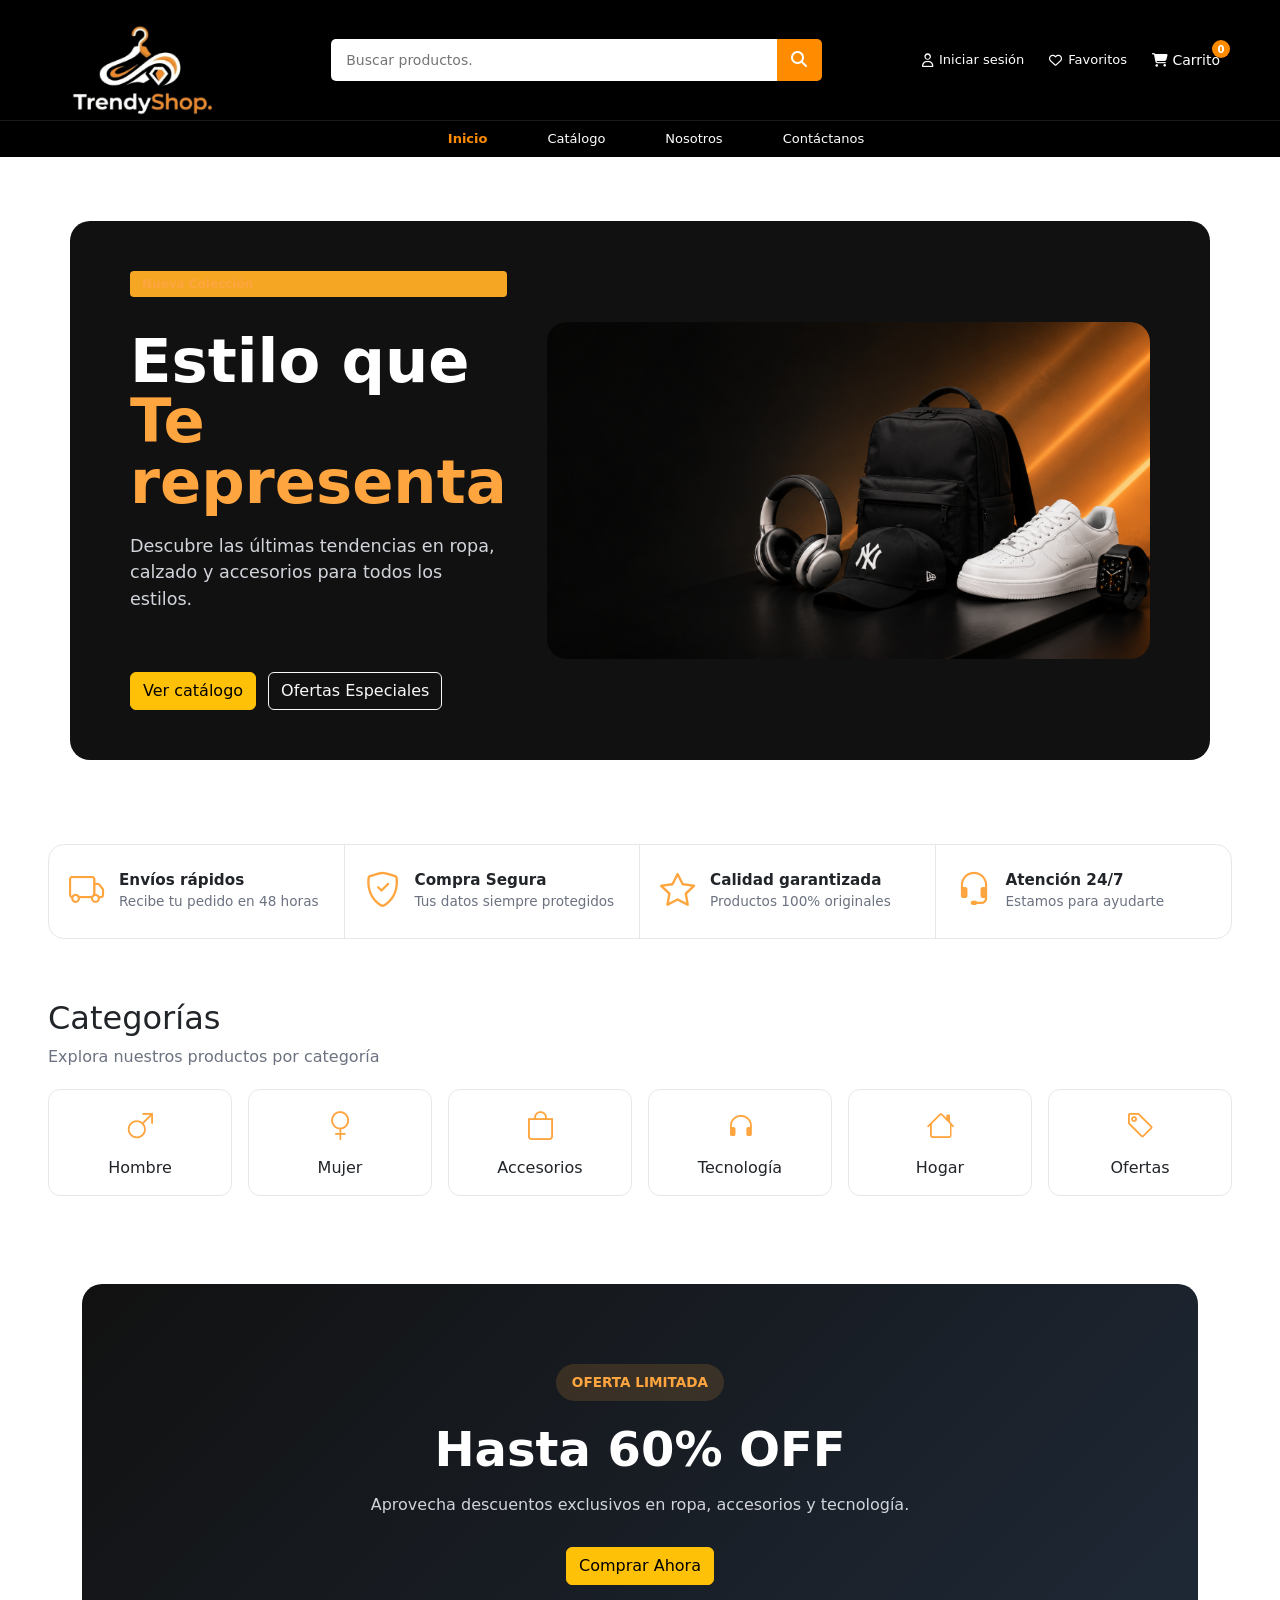
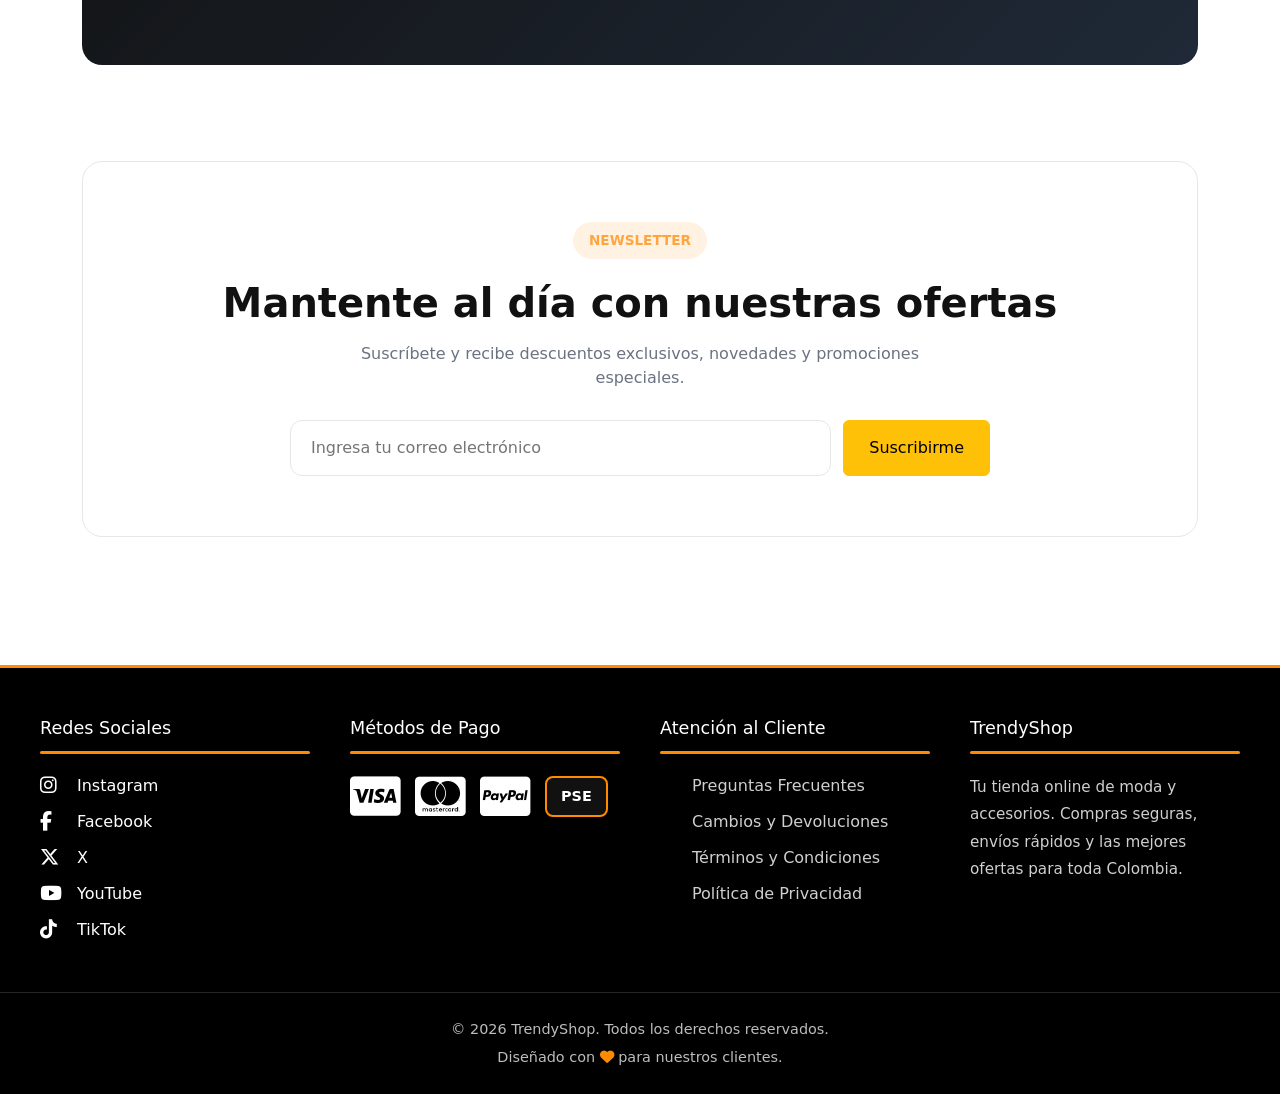
<file: index.html>
<!DOCTYPE html>
<html lang="es">

<head>
    <meta charset="UTF-8">
    <meta name="viewport" content="width=device-width, initial-scale=1.0">
    <title>Trendy Shop - Inicio</title>
    <link rel="stylesheet" href="../css/style.css">
    <link rel="stylesheet" href="https://cdnjs.cloudflare.com/ajax/libs/font-awesome/6.7.2/css/all.min.css">
    <link rel="preconnect" href="https://fonts.googleapis.com">
    <link rel="preconnect" href="https://fonts.gstatic.com" crossorigin>
    <link href="https://fonts.googleapis.com/css2?family=Poppins:wght@300;400;500;600;700&display=swap"
        rel="stylesheet">
    <link rel="icon" type="image/png" href="../img/logo.png">
    <link href="https://cdn.jsdelivr.net/npm/bootstrap@5.3.8/dist/css/bootstrap.min.css" rel="stylesheet"
        integrity="sha384-sRIl4kxILFvY47J16cr9ZwB07vP4J8+LH7qKQnuqkuIAvNWLzeN8tE5YBujZqJLB" crossorigin="anonymous">
    <link rel="stylesheet" href="https://cdn.jsdelivr.net/npm/bootstrap-icons@1.13.1/font/bootstrap-icons.min.css">
</head>

<body>
    <!------------------------------ NavBar ------------------------------>
    <header>
        <div class="top-header">

            <div class="logo">
                <a href="../index.html">
                    <img src="../img/logo.png" alt="TrendyShop">
                </a>
            </div>

            <div class="inputBuscar">
                <input type="text" placeholder="Buscar productos.">
                <button>
                    <i class="fas fa-search"></i>
                </button>
            </div>

            <div class="iniciarSesion">
                <a href="">
                    <i class="far fa-user"></i>
                    <span>Iniciar sesión</span>
                </a>

                <a href="">
                    <i class="far fa-heart"></i>
                    <span>Favoritos</span>
                </a>

                <div class="desplegableCarrito">
                    <button class="carrito-btn">
                        <i class="fas fa-shopping-cart"></i>
                        <span>Carrito</span>
                        <span class="cuentaCarrito">0</span>
                    </button>

                    <div class="carrito-dropdown">
                        <h4>Tu carrito</h4>
                        <div id="carrito-items"></div>
                        <div class="carrito-total">
                            <strong>Total:</strong> $<span id="carrito-total">0</span>
                        </div>
                    </div>
                </div>
            </div>

        </div>

        <nav>
            <ul>
                <li><a href="../index.html" class="activo">Inicio</a></li>
                <li><a href="../catalogo/index.html">Catálogo</a></li>
                <li><a href="../quienes-somos/index.html">Nosotros</a></li>
                <li><a href="../contactanos/index.html">Contáctanos</a></li>
            </ul>
        </nav>
    </header>


    <!-- =========================
         HERO
    ========================== -->
    <section id="hero" class="container-xl mt-4">

        <div class="hero-container">
            <div class="hero-content">

                <span class="hero-badge">
                    Nueva Colección
                </span>

                <h1>
                    Estilo que
                    <span>Te representa</span>
                </h1>

                <p>
                    Descubre las últimas tendencias en ropa,
                    calzado y accesorios para todos los estilos.
                </p>

                <div class="hero-buttons">
                    <a href="../catalogo/index.html" class="btn btn-warning">
                        Ver catálogo
                    </a>

                    <a href="../catalogo/index.html" class="btn btn-outline-light">
                        Ofertas Especiales
                    </a>
                </div>

            </div>

            <div class="hero-image">
                <img src="assets/images/hero/hero.png" alt="Moda">
            </div>

        </div>

    </section>

    <!-- =========================
         BENEFICIOS
    ========================== -->
    <section id="beneficios" class="container-fluid px-5 mt-4">

        <div class="beneficios-container">

            <div class="beneficio-item">
                <i class="bi bi-truck"></i>

                <div>
                    <h6>Envíos rápidos</h6>
                    <p>Recibe tu pedido en 48 horas</p>
                </div>
            </div>

            <div class="beneficio-item">
                <i class="bi bi-shield-check"></i>

                <div>
                    <h6>Compra Segura</h6>
                    <p>Tus datos siempre protegidos</p>
                </div>
            </div>

            <div class="beneficio-item">
                <i class="bi bi-star"></i>

                <div>
                    <h6>Calidad garantizada</h6>
                    <p>Productos 100% originales</p>
                </div>
            </div>

            <div class="beneficio-item">
                <i class="bi bi-headset"></i>

                <div>
                    <h6>Atención 24/7</h6>
                    <p>Estamos para ayudarte</p>
                </div>
            </div>

        </div>

    </section>

    <!-- =========================
         CATEGORÍAS
    ========================== -->
    <section id="categorias" class="container-fluid px-5">

        <div class="section-header">
            <h2>Categorías</h2>
            <p>Explora nuestros productos por categoría</p>
        </div>

        <div class="categorias-grid">

            <div class="categoria-card" onclick="irCategoria('hombre')">
                <i class="bi bi-gender-male"></i>
                <span>Hombre</span>
            </div>

            <div class="categoria-card" onclick="irCategoria('mujer')">
                <i class="bi bi-gender-female"></i>
                <span>Mujer</span>
            </div>

            <div class="categoria-card" onclick="irCategoria('accesorios')">
                <i class="bi bi-bag"></i>
                <span>Accesorios</span>
            </div>

            <div class="categoria-card" onclick="irCategoria('tecnologia')">
                <i class="bi bi-headphones"></i>
                <span>Tecnología</span>
            </div>

            <div class="categoria-card" onclick="irCategoria('hogar')">
                <i class="bi bi-house"></i>
                <span>Hogar</span>
            </div>

            <div class="categoria-card" onclick="irCategoria('ofertas')">
                <i class="bi bi-tag"></i>
                <span>Ofertas</span>
            </div>

        </div>

    </section>

    <!-- =========================
         PROMOCIÓN
    ========================== -->
    <section id="promocion" class="container py-5">

        <div class="promo-banner">

            <div class="promo-content">

                <span class="promo-badge">
                    OFERTA LIMITADA
                </span>

                <h2>Hasta 60% OFF</h2>

                <p>
                    Aprovecha descuentos exclusivos en ropa,
                    accesorios y tecnología.
                </p>

                <button class="btn btn-warning">
                    Comprar Ahora
                </button>

            </div>

        </div>

    </section>

    <!-- =========================
         NEWSLETTER
    ========================== -->
    <section id="newsletter" class="container py-5">

        <div class="newsletter-container">

            <div class="newsletter-content">

                <span class="newsletter-badge">
                    NEWSLETTER
                </span>

                <h2>
                    Mantente al día con nuestras ofertas
                </h2>

                <p>
                    Suscríbete y recibe descuentos exclusivos,
                    novedades y promociones especiales.
                </p>

            </div>

            <form class="newsletter-form">

                <input type="email" placeholder="Ingresa tu correo electrónico" required>

                <button type="submit" class="btn btn-warning">
                    Suscribirme
                </button>

            </form>

        </div>

    </section>

    <!------------------------------ Footer ------------------------------>
    <footer class="footer">
        <div class="contenedorFooter">
            <div class="seccionFooter">
                <h3>Redes Sociales</h3>

                <div class="lineaDecorativa"></div>

                <div class="redesSociales">
                    <a href=""><i class="fab fa-instagram"></i> Instagram</a>
                    <a href=""><i class="fab fa-facebook-f"></i> Facebook</a>
                    <a href=""><i class="fab fa-x-twitter"></i> X</a>
                    <a href=""><i class="fab fa-youtube"></i> YouTube</a>
                    <a href=""><i class="fab fa-tiktok"></i> TikTok</a>
                </div>
            </div>

            <div class="seccionFooter">
                <h3>Métodos de Pago</h3>

                <div class="lineaDecorativa"></div>

                <div class="metodosPago">
                    <i class="fab fa-cc-visa"></i>
                    <i class="fab fa-cc-mastercard"></i>
                    <i class="fab fa-cc-paypal"></i>
                    <div class="PSE">PSE</div>
                </div>
            </div>

            <div class="seccionFooter">
                <h3>Atención al Cliente</h3>

                <div class="lineaDecorativa"></div>

                <ul>
                    <li><a href="">Preguntas Frecuentes</a></li>
                    <li><a href="">Cambios y Devoluciones</a></li>
                    <li><a href="">Términos y Condiciones</a></li>
                    <li><a href="">Política de Privacidad</a></li>
                </ul>
            </div>

            <div class="seccionFooter">
                <h3>TrendyShop</h3>
                <div class="lineaDecorativa"></div>
                <p>
                    Tu tienda online de moda y accesorios.
                    Compras seguras, envíos rápidos y las mejores ofertas para toda Colombia.
                </p>
            </div>
        </div>

        <div class="footerInferior">
            <p>
                © 2026 TrendyShop. Todos los derechos reservados.
            </p>

            <p>
                Diseñado con <i class="fas fa-heart"></i> para nuestros clientes.
            </p>
        </div>

    </footer>
    <script src="js/app.js"></script>
    <script src="../js/carrito.js"></script>
    <script src="https://cdn.jsdelivr.net/npm/bootstrap@5.3.7/dist/js/bootstrap.bundle.min.js"></script>
</body>

</html>
</file>
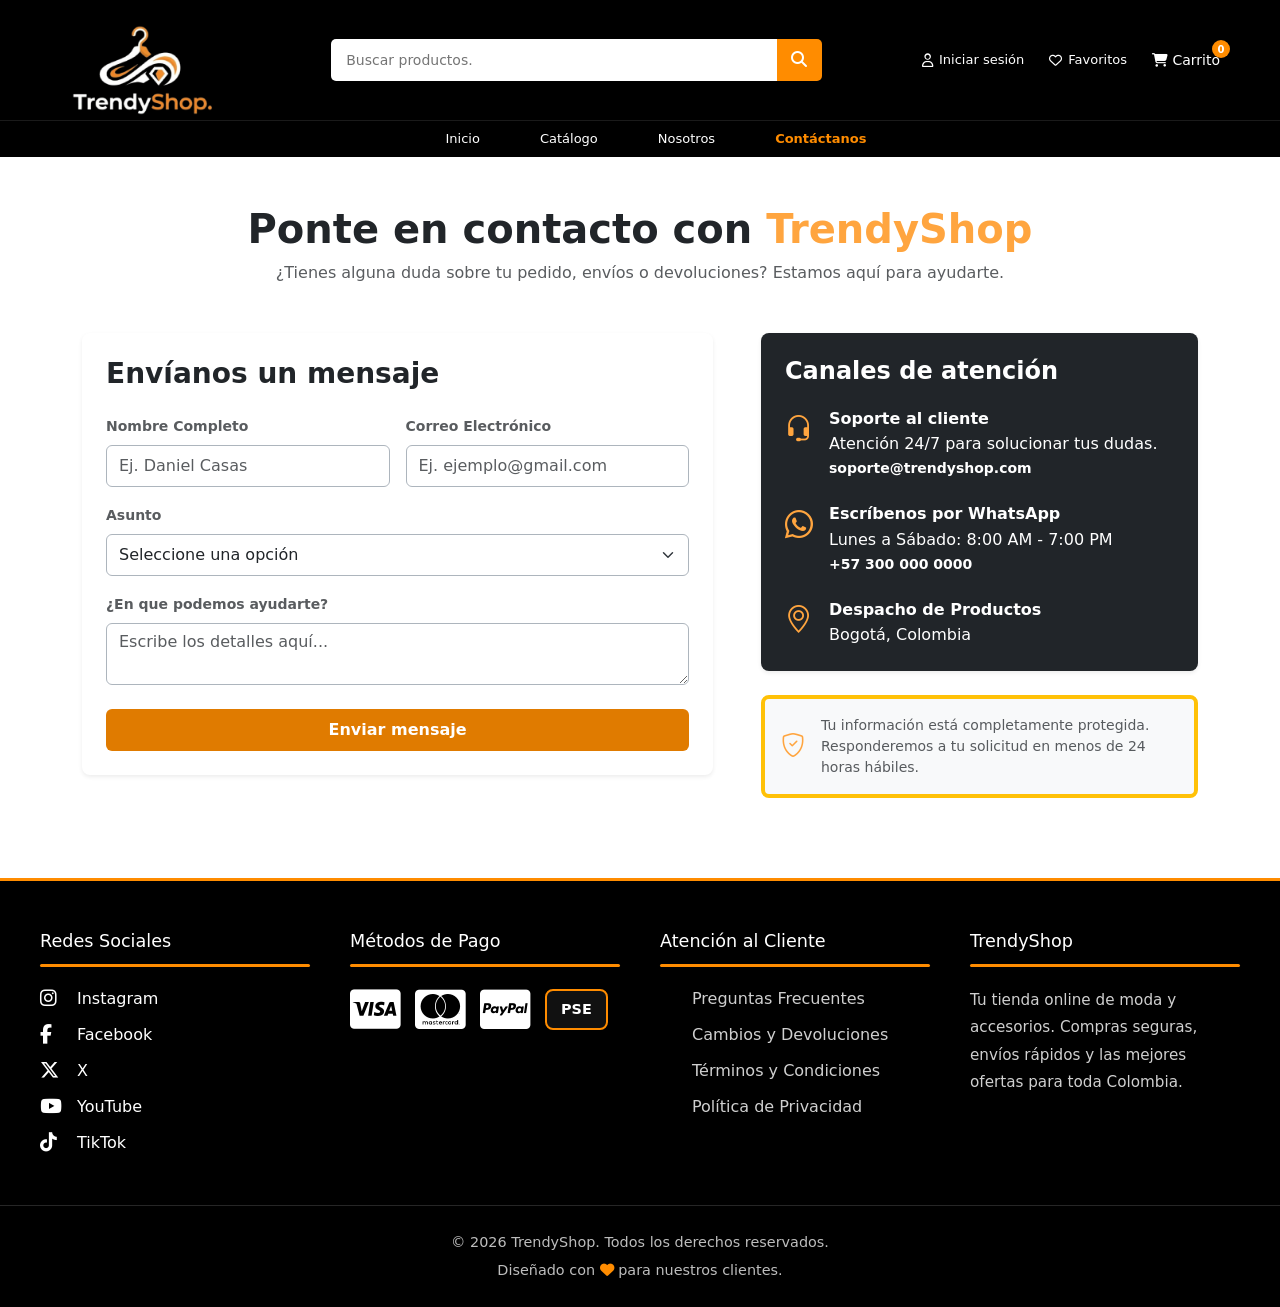
<file: contactanos/index.html>
<!DOCTYPE html>
<html lang="es">

<head>
    <meta charset="UTF-8">
    <meta name="viewport" content="width=device-width, initial-scale=1.0">
    <title>Trendy Shop - Contáctanos</title>
    <link rel="stylesheet" href="../css/style.css">
    <!-- FontAwesome para los iconos de redes sociales y equipo -->
    <link rel="stylesheet" href="https://cdnjs.cloudflare.com/ajax/libs/font-awesome/6.7.2/css/all.min.css">
    <link rel="preconnect" href="https://fonts.googleapis.com">
    <link rel="preconnect" href="https://fonts.gstatic.com" crossorigin>
    <link href="https://fonts.googleapis.com/css2?family=Poppins:wght@300;400;500;600;700&display=swap"
        rel="stylesheet">
    <link rel="icon" type="image/png" href="../img/logo.png">
    <link href="https://cdn.jsdelivr.net/npm/bootstrap@5.3.8/dist/css/bootstrap.min.css" rel="stylesheet"
        integrity="sha384-sRIl4kxILFvY47J16cr9ZwB07vP4J8+LH7qKQnuqkuIAvNWLzeN8tE5YBujZqJLB" crossorigin="anonymous">
    <link rel="stylesheet" href="https://cdn.jsdelivr.net/npm/bootstrap-icons@1.13.1/font/bootstrap-icons.min.css">
</head>

<body>
    <!------------------------------ NavBar ------------------------------>
    <header>
        <div class="top-header">

            <div class="logo">
                <a href="../index.html">
                    <img src="../img/logo.png" alt="TrendyShop">
                </a>
            </div>

            <div class="inputBuscar">
                <input type="text" placeholder="Buscar productos.">
                <button>
                    <i class="fas fa-search"></i>
                </button>
            </div>

            <div class="iniciarSesion">
                <a href="">
                    <i class="far fa-user"></i>
                    <span>Iniciar sesión</span>
                </a>

                <a href="">
                    <i class="far fa-heart"></i>
                    <span>Favoritos</span>
                </a>

                <div class="desplegableCarrito">
                    <button class="carrito-btn">
                        <i class="fas fa-shopping-cart"></i>
                        <span>Carrito</span>
                        <span class="cuentaCarrito">0</span>
                    </button>

                    <div class="carrito-dropdown">
                        <h4>Tu carrito</h4>
                        <div id="carrito-items"></div>
                        <div class="carrito-total">
                            <strong>Total:</strong> $<span id="carrito-total">0</span>
                        </div>
                    </div>
                </div>
            </div>

        </div>

        <nav>
            <ul>
                <li><a href="../index.html">Inicio</a></li>
                <li><a href="../catalogo/index.html">Catálogo</a></li>
                <li><a href="../quienes-somos/index.html">Nosotros</a></li>
                <li><a href="../contactanos/index.html" class="activo">Contáctanos</a></li>
            </ul>
        </nav>
    </header>
    <!-------------------------------------------------------------------->

    <main class="container my-5">
        <div class="text-center mb-5">
            <h1 class="fw-bold text-dark">Ponte en contacto con <span class="texto-color">TrendyShop</span></h1>
            <p class="text-muted">¿Tienes alguna duda sobre tu pedido, envíos o devoluciones? Estamos aquí para
                ayudarte.</p>
        </div>
        <div class="row g-5">
            <div class="col-lg-7">
                <div class="card border-0 shadow-sm p-4 fondo-color-card rounded-3">
                    <h3 class="fw-bold mb-4 text-dark">Envíanos un mensaje</h3>
                    <form id="formulario-contacto" method="post" action="https://formspree.io/f/mwvjgbrr"
                        autocomplete="off">
                        <div class="row g-3">
                            <div class="col-md-6">
                                <label class="form-label text-muted small fw-semibold" for="nombre">Nombre
                                    Completo</label>
                                <input class="form-control border-dark-subtle py-2" type="text" name="nombre"
                                    id="nombre" placeholder="Ej. Daniel Casas" required minlength="2">
                            </div>
                            <div class="col-md-6">
                                <label class="form-label text-muted small fw-semibold" for="email">Correo
                                    Electrónico</label>
                                <input class="form-control border-dark-subtle py-2" type="email" name="email" id="email"
                                    placeholder="Ej. ejemplo@gmail.com" required minlength="5">
                            </div>
                            <div class="col-12">
                                <label class="form-label text-muted small fw-semibold" for="asunto">Asunto</label>
                                <select class="form-select border-dark-subtle py-2" name="asunto" id="asunto" required>
                                    <option value="" selected disabled>Seleccione una opción</option>
                                    <option value="Pedido">Estado de mi pedido</option>
                                    <option value="Garantía y devoluciones">Garantía y devoluciones</option>
                                    <option value="Cotizaciones">Cotizaciones al por mayor</option>
                                    <option value="Otros">Otro motivo</option>
                                </select>
                            </div>
                            <div class="col-12">
                                <label class="form-label text-muted small fw-semibold" for="mensaje">¿En que podemos
                                    ayudarte?</label>
                                <textarea class="form-control border-dark-subtle" name="mensaje" id="mensaje"
                                    placeholder="Escribe los detalles aquí..." required></textarea>
                            </div>
                            <div class="col-12 mt-4">
                                <button id="enviar-formulario" type="submit" style="background-color: #E07B00;"
                                    class="btn text-white w-100 fw-bold py-2 btn-color-1">
                                    Enviar mensaje
                                </button>
                            </div>
                        </div>
                    </form>
                </div>
            </div>
            <div class="col-lg-5">
                <div class="d-flex flex-column h-100 justify-content-between">
                    <div class="card border-0 shadow-sm p-4 bg-dark text-white rounded-3 mb-4 flex-grow-1">
                        <h3 class="h4 fw-bold mb-4 texto-color">Canales de atención</h3>
                        <div class="d-flex align-items-start mb-4">
                            <div class="fs-3 me-3 texto-color">
                                <i class="bi bi-headset"></i>
                            </div>
                            <div>
                                <h5 class="mb-1 fw-bold fs-6">Soporte al cliente</h5>
                                <p class="mb-0">Atención 24/7 para solucionar tus dudas.</p>
                                <span class="small fw-semibold">soporte@trendyshop.com</span>
                            </div>
                        </div>
                        <div class="d-flex align-items-start mb-4">
                            <div class="fs-3 me-3 texto-color">
                                <i class="bi bi-whatsapp"></i>
                            </div>
                            <div>
                                <h5 class="mb-1 fw-bold fs-6">Escríbenos por WhatsApp</h5>
                                <p class="mb-0">Lunes a Sábado: 8:00 AM - 7:00 PM</p>
                                <span class="small fw-semibold">+57 300 000 0000</span>
                            </div>
                        </div>
                        <div class="d-flex align-items-start">
                            <div class="fs-3 me-3 texto-color">
                                <i class="bi bi-geo-alt"></i>
                            </div>
                            <div>
                                <h5 class="mb-1 fw-bold fs-6">Despacho de Productos</h5>
                                <p class="mb-0">Bogotá, Colombia</p>
                            </div>
                        </div>
                    </div>
                    <div class="p-3 bg-light rounded-3 border border-4 border-warning d-flex align-items-center">
                        <span class="fs-4 me-3 texto-color"><i class="bi bi-shield-check"></i></span>
                        <p class="mb-0 small text-muted">Tu información está completamente protegida. Responderemos a tu
                            solicitud en menos de 24 horas hábiles.</p>
                    </div>
                </div>
            </div>
        </div>
    </main>
    <script src="https://cdn.jsdelivr.net/npm/bootstrap@5.3.8/dist/js/bootstrap.bundle.min.js"
        integrity="sha384-FKyoEForCGlyvwx9Hj09JcYn3nv7wiPVlz7YYwJrWVcXK/BmnVDxM+D2scQbITxI"
        crossorigin="anonymous"></script>


    <!------------------------------ Footer ------------------------------>
    <footer class="footer">
        <div class="contenedorFooter">
            <div class="seccionFooter">
                <h3>Redes Sociales</h3>

                <div class="lineaDecorativa"></div>

                <div class="redesSociales">
                    <a href=""><i class="fab fa-instagram"></i> Instagram</a>
                    <a href=""><i class="fab fa-facebook-f"></i> Facebook</a>
                    <a href=""><i class="fab fa-x-twitter"></i> X</a>
                    <a href=""><i class="fab fa-youtube"></i> YouTube</a>
                    <a href=""><i class="fab fa-tiktok"></i> TikTok</a>
                </div>
            </div>

            <div class="seccionFooter">
                <h3>Métodos de Pago</h3>

                <div class="lineaDecorativa"></div>

                <div class="metodosPago">
                    <i class="fab fa-cc-visa"></i>
                    <i class="fab fa-cc-mastercard"></i>
                    <i class="fab fa-cc-paypal"></i>
                    <div class="PSE">PSE</div>
                </div>
            </div>

            <div class="seccionFooter">
                <h3>Atención al Cliente</h3>

                <div class="lineaDecorativa"></div>

                <ul>
                    <li><a href="">Preguntas Frecuentes</a></li>
                    <li><a href="">Cambios y Devoluciones</a></li>
                    <li><a href="">Términos y Condiciones</a></li>
                    <li><a href="">Política de Privacidad</a></li>
                </ul>
            </div>

            <div class="seccionFooter">
                <h3>TrendyShop</h3>
                <div class="lineaDecorativa"></div>
                <p>
                    Tu tienda online de moda y accesorios.
                    Compras seguras, envíos rápidos y las mejores ofertas para toda Colombia.
                </p>
            </div>
        </div>

        <div class="footerInferior">
            <p>
                © 2026 TrendyShop. Todos los derechos reservados.
            </p>

            <p>
                Diseñado con <i class="fas fa-heart"></i> para nuestros clientes.
            </p>
        </div>

    </footer>
    <script src="../js/carrito.js"></script>
</body>

</html>
</file>
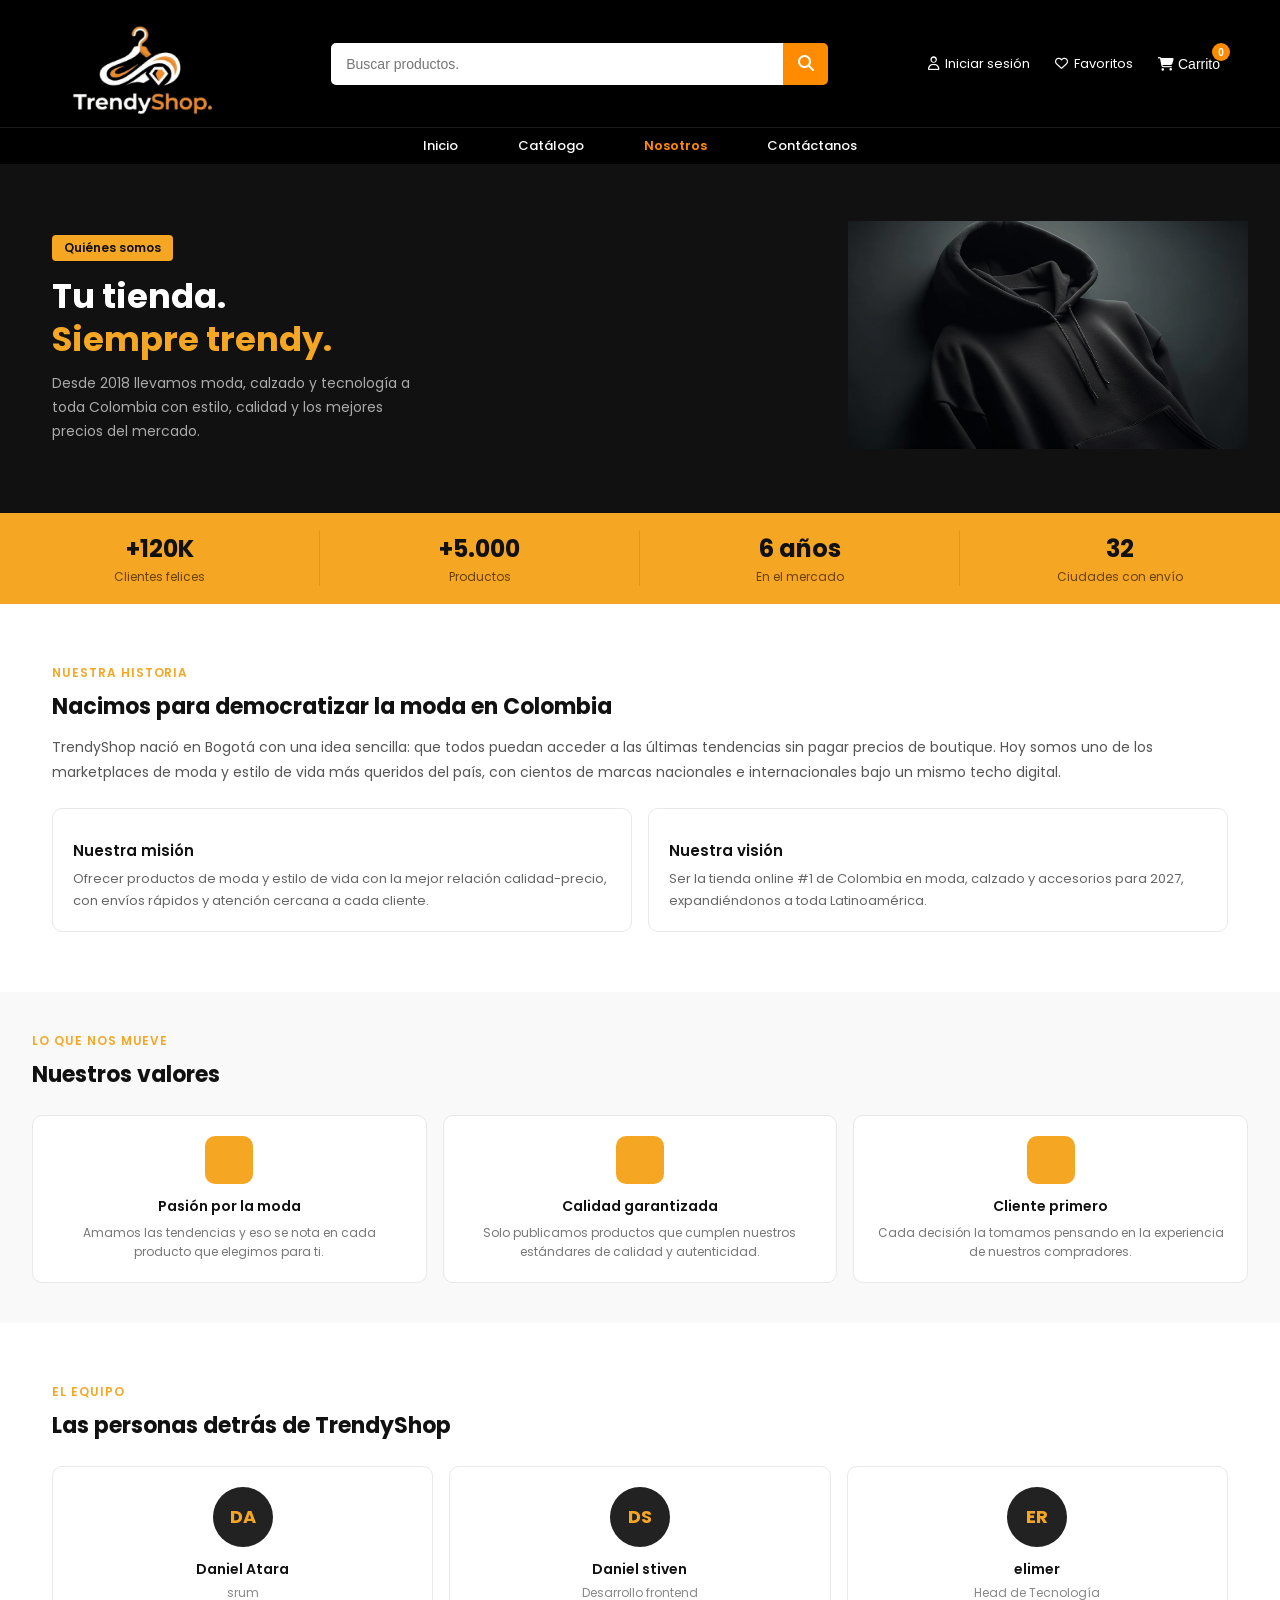
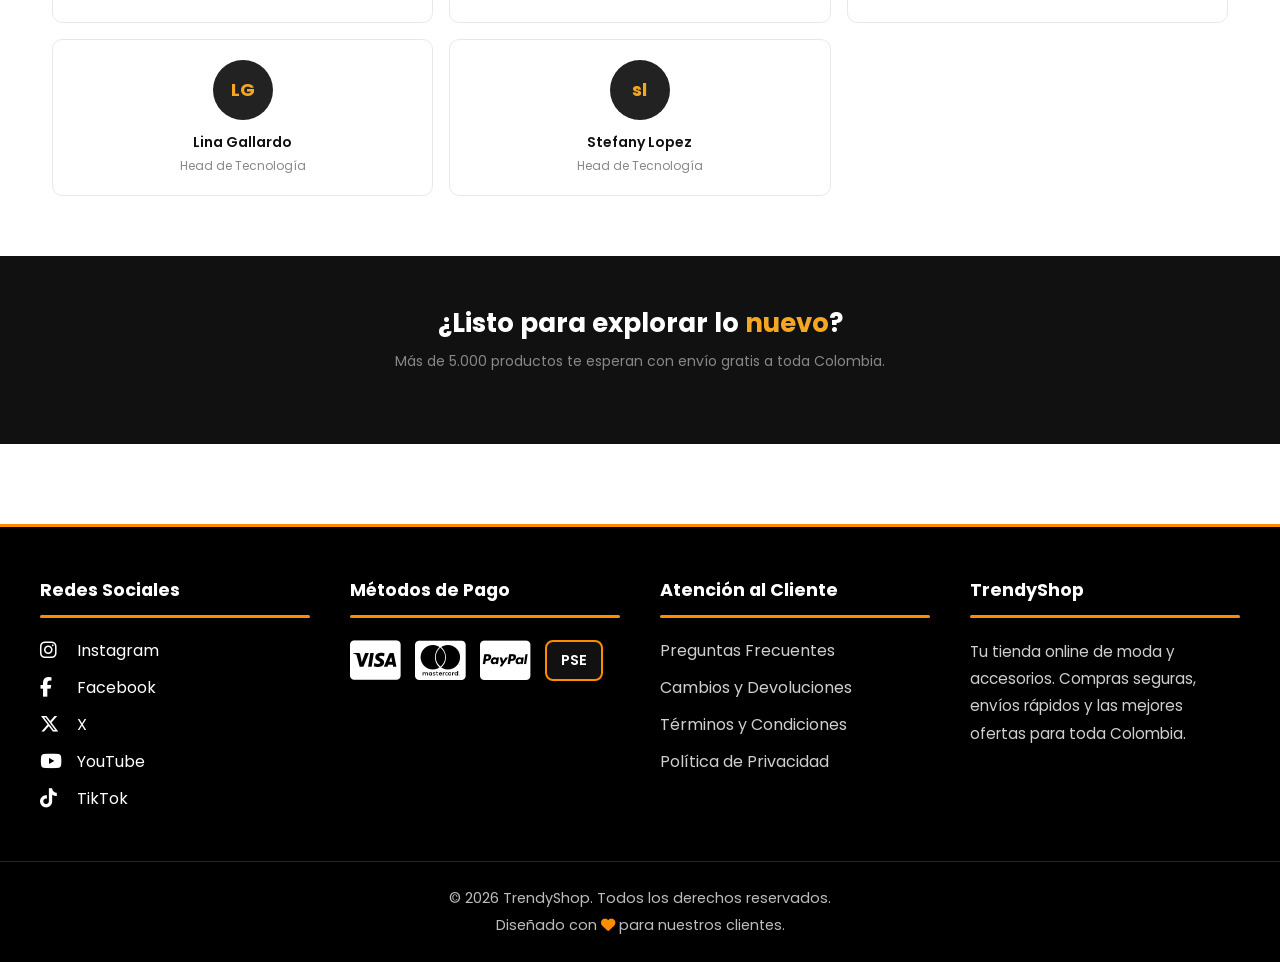
<file: quienes-somos/index.html>
<!DOCTYPE html>
<html lang="es">

<head>
    <meta charset="UTF-8">
    <meta name="viewport" content="width=device-width, initial-scale=1.0">
    <title>Trendy Shop - Inicio</title>
    <link rel="stylesheet" href="../css/style.css">
    <!-- FontAwesome para los iconos de redes sociales y equipo -->
    <link rel="stylesheet" href="https://cdnjs.cloudflare.com/ajax/libs/font-awesome/6.7.2/css/all.min.css">
    <link rel="preconnect" href="https://fonts.googleapis.com">
    <link rel="preconnect" href="https://fonts.gstatic.com" crossorigin>
    <link href="https://fonts.googleapis.com/css2?family=Poppins:wght@300;400;500;600;700&display=swap"
        rel="stylesheet">
    <link rel="icon" type="image/png" href="../img/logo.png">
</head>

<body>
    <header>
        <div class="top-header">

            <div class="logo">
                <a href="../index.html">
                    <img src="../img/logo.png" alt="TrendyShop">
                </a>
            </div>

            <div class="inputBuscar">
                <input type="text" placeholder="Buscar productos.">
                <button>
                    <i class="fas fa-search"></i>
                </button>
            </div>

            <div class="iniciarSesion">
                <a href="">
                    <i class="far fa-user"></i>
                    <span>Iniciar sesión</span>
                </a>

                <a href="">
                    <i class="far fa-heart"></i>
                    <span>Favoritos</span>
                </a>

                <div class="desplegableCarrito">
                    <button class="carrito-btn">
                        <i class="fas fa-shopping-cart"></i>
                        <span>Carrito</span>
                        <span class="cuentaCarrito">0</span>
                    </button>

                    <div class="carrito-dropdown">
                        <h4>Tu carrito</h4>
                        <div id="carrito-items"></div>
                        <div class="carrito-total">
                            <strong>Total:</strong> $<span id="carrito-total">0</span>
                        </div>
                    </div>
                </div>
            </div>

        </div>

        <nav>
            <ul>
                <li><a href="../index.html">Inicio</a></li>
                <li><a href="../catalogo/index.html">Catálogo</a></li>
                <li><a href="../quienes-somos/index.html" class="activo">Nosotros</a></li>
                <li><a href="../contactanos/index.html">Contáctanos</a></li>
            </ul>
        </nav>
    </header>
    <div class="page">

        <div class="hero-qs">
            <div class="hero-text">
                <div class="hero-badge">Quiénes somos</div>
                <h1 class="hero-h1">Tu tienda.<br><span>Siempre trendy.</span></h1>
                <p class="hero-sub">Desde 2018 llevamos moda, calzado y tecnología a toda Colombia con estilo, calidad y
                    los mejores precios del mercado.</p>
            </div>
            <div class="hero-img-box">
                <img src="./img/hooded-jacket-fashion-model-black-generated-by-ai.jpg" alt="">
            </div>
        </div>


        <div class="stats-bar">
            <div class="stat-item">
                <div class="stat-num">+120K</div>
                <div class="stat-lbl">Clientes felices</div>
            </div>
            <div class="stat-item">
                <div class="stat-num">+5.000</div>
                <div class="stat-lbl">Productos</div>
            </div>
            <div class="stat-item">
                <div class="stat-num">6 años</div>
                <div class="stat-lbl">En el mercado</div>
            </div>
            <div class="stat-item">
                <div class="stat-num">32</div>
                <div class="stat-lbl">Ciudades con envío</div>
            </div>
        </div>

        <div class="section">
            <div class="section-tag">Nuestra historia</div>
            <h2 class="section-h2">Nacimos para democratizar la moda en Colombia</h2>
            <p class="section-p">TrendyShop nació en Bogotá con una idea sencilla: que todos puedan acceder a las
                últimas tendencias sin pagar precios de boutique. Hoy somos uno de los marketplaces de moda y estilo de
                vida más queridos del país, con cientos de marcas nacionales e internacionales bajo un mismo techo
                digital.</p>
            <div class="mv-grid">
                <div class="mv-card">
                    <i class="ti ti-target"></i>
                    <div class="mv-title">Nuestra misión</div>
                    <div class="mv-desc">Ofrecer productos de moda y estilo de vida con la mejor relación
                        calidad-precio, con envíos rápidos y atención cercana a cada cliente.</div>
                </div>
                <div class="mv-card">
                    <i class="ti ti-eye"></i>
                    <div class="mv-title">Nuestra visión</div>
                    <div class="mv-desc">Ser la tienda online #1 de Colombia en moda, calzado y accesorios para 2027,
                        expandiéndonos a toda Latinoamérica.</div>
                </div>
            </div>
        </div>


        <div class="section-alt">
            <div class="section-tag">Lo que nos mueve</div>
            <h2 class="section-h2">Nuestros valores</h2>
            <div class="values-grid">
                <div class="val-card">
                    <div class="val-icon"><i class="ti ti-heart"></i></div>
                    <div class="val-title">Pasión por la moda</div>
                    <div class="val-desc">Amamos las tendencias y eso se nota en cada producto que elegimos para ti.
                    </div>
                </div>
                <div class="val-card">
                    <div class="val-icon"><i class="ti ti-star"></i></div>
                    <div class="val-title">Calidad garantizada</div>
                    <div class="val-desc">Solo publicamos productos que cumplen nuestros estándares de calidad y
                        autenticidad.</div>
                </div>
                <div class="val-card">
                    <div class="val-icon"><i class="ti ti-users"></i></div>
                    <div class="val-title">Cliente primero</div>
                    <div class="val-desc">Cada decisión la tomamos pensando en la experiencia de nuestros compradores.
                    </div>
                </div>
            </div>
        </div>


        <div class="section">
            <div class="section-tag">El equipo</div>
            <h2 class="section-h2">Las personas detrás de TrendyShop</h2>
            <div class="team-grid">
                <div class="team-card">
                    <div class="avatar"><span>DA</span></div>
                    <div class="team-name">Daniel Atara</div>
                    <div class="team-role">srum</div>
                </div>
                <div class="team-card">
                    <div class="avatar"><span>DS</span></div>
                    <div class="team-name">Daniel stiven</div>
                    <div class="team-role">Desarrollo frontend</div>
                </div>
                <div class="team-card">
                    <div class="avatar"><span>ER</span></div>
                    <div class="team-name">elimer</div>
                    <div class="team-role">Head de Tecnología</div>
                </div>
                <div class="team-card">
                    <div class="avatar"><span>LG</span></div>
                    <div class="team-name">Lina Gallardo</div>
                    <div class="team-role">Head de Tecnología</div>
                </div>
                <div class="team-card">
                    <div class="avatar"><span>sl</span></div>
                    <div class="team-name">Stefany Lopez</div>
                    <div class="team-role">Head de Tecnología</div>
                </div>
            </div>
        </div>

        <div class="cta-band">
            <h2 class="cta-h">¿Listo para explorar lo <span>nuevo</span>?</h2>
            <p class="cta-sub">Más de 5.000 productos te esperan con envío gratis a toda Colombia.</p>
        </div>


        <footer class="footer">
            <div class="contenedorFooter">
                <div class="seccionFooter">
                    <h3>Redes Sociales</h3>

                    <div class="lineaDecorativa"></div>

                    <div class="redesSociales">
                        <a href=""><i class="fab fa-instagram"></i> Instagram</a>
                        <a href=""><i class="fab fa-facebook-f"></i> Facebook</a>
                        <a href=""><i class="fab fa-x-twitter"></i> X</a>
                        <a href=""><i class="fab fa-youtube"></i> YouTube</a>
                        <a href=""><i class="fab fa-tiktok"></i> TikTok</a>
                    </div>
                </div>

                <div class="seccionFooter">
                    <h3>Métodos de Pago</h3>

                    <div class="lineaDecorativa"></div>

                    <div class="metodosPago">
                        <i class="fab fa-cc-visa"></i>
                        <i class="fab fa-cc-mastercard"></i>
                        <i class="fab fa-cc-paypal"></i>
                        <div class="PSE">PSE</div>
                    </div>
                </div>

                <div class="seccionFooter">
                    <h3>Atención al Cliente</h3>

                    <div class="lineaDecorativa"></div>

                    <ul>
                        <li><a href="">Preguntas Frecuentes</a></li>
                        <li><a href="">Cambios y Devoluciones</a></li>
                        <li><a href="">Términos y Condiciones</a></li>
                        <li><a href="">Política de Privacidad</a></li>
                    </ul>
                </div>

                <div class="seccionFooter">
                    <h3>TrendyShop</h3>
                    <div class="lineaDecorativa"></div>
                    <p>
                        Tu tienda online de moda y accesorios.
                        Compras seguras, envíos rápidos y las mejores ofertas para toda Colombia.
                    </p>
                </div>
            </div>

            <div class="footerInferior">
                <p>
                    © 2026 TrendyShop. Todos los derechos reservados.
                </p>

                <p>
                    Diseñado con <i class="fas fa-heart"></i> para nuestros clientes.
                </p>
            </div>

        </footer>
        <script src="../js/carrito.js"></script>
</body>

</html>
</file>
<file: css/style.css>
:root {
    --primary: #111111;
    --accent: #FFA53F;
    --background: #F8F9FA;
    --white: #FFFFFF;
    --text: #333333;
    --border: #E5E7EB;
}

* {
    margin: 0;
    padding: 0;
    box-sizing: border-box;
}

body {
    font-family: 'Poppins', sans-serif;
    background-color: var(--background);
    color: var(--text);
}

section {
    padding: 80px 0;
}

/*HOME - HERO SECTION*/

#hero {
    padding: 40px 0;
}

.hero-container {
    background: #111;
    border-radius: 20px;
    min-height: 450px;
    display: flex;
    align-items: center;
    justify-content: space-between;
    overflow: hidden;
    padding: 50px 60px;
    gap: 40px;
}

/* Contenido del Hero */
.hero-content {
    flex: 1;
    max-width: 420px;
    color: white;
    display: flex;
    flex-direction: column;
    justify-content: center;
}

/* Badge superior */
.hero-badge {
    color: var(--accent);
    font-size: 14px;
    font-weight: 600;
}

/* Título principal */
.hero-content h1 {
    font-size: 3.8rem;
    font-weight: 800;
    line-height: 1;
    margin: 20px 0;
}

.hero-content span {
    color: var(--accent);
}

/* Texto descriptivo */
.hero-content p {
    color: #d1d5db;
    max-width: 500px;
    font-size: 1.1rem;
    margin-bottom: 30px;
}

/* Botones del Hero */
.hero-buttons {
    margin-top: 30px;
    display: flex;
    gap: 12px;
}

/* Imagen principal */
.hero-image {
    flex: 2;
    display: flex;
    justify-content: flex-end;
    align-items: center;
}

.hero-image img {
    width: 100%;
    max-width: 750px;
    height: auto;
    object-fit: cover;
    border-radius: 20px;
    display: block;
}

/*HOME - BENEFICIOS */

#beneficios {
    padding: 20px 0 40px;
}

.beneficios-container {
    background: var(--white);
    border: 1px solid var(--border);
    border-radius: 16px;
    display: grid;
    grid-template-columns: repeat(4, 1fr);
    overflow: hidden;
}

.beneficio-item {
    display: flex;
    align-items: center;
    gap: 15px;
    padding: 20px;
    min-width: 0;
    border-right: 1px solid var(--border);
}

.beneficio-item div {
    display: flex;
    flex-direction: column;
    justify-content: center;
}

.beneficio-item:last-child {
    border-right: none;
}

.beneficio-item i {
    font-size: 2.2rem;
    color: var(--accent);
}

.beneficio-item h6 {
    margin: 0;
    font-weight: 600;
    font-size: .95rem;
    margin-bottom: 2px;
    line-height: 1.2;
}

.beneficio-item p {
    margin: 0;
    font-size: .85rem;
    color: #6b7280;
}

/* HOME - CATEGORÍAS */

#categorias {
    padding: 20px 0 40px;
}

/* Encabezado de sección */
.section-header {
    margin-bottom: 20px;
}

.section-header h3 {
    font-size: 2rem;
    font-weight: 700;
    color: var(--primary);
}

.section-header p {
    color: #6b7280;
    margin-top: 5px;
}

/* Grid de categorías */
.categorias-grid {
    display: grid;
    grid-template-columns: repeat(6, 1fr);
    gap: 16px;
}

/* Tarjeta de categoría */
.categoria-card {
    background: white;
    border: 1px solid var(--border);
    border-radius: 12px;
    padding: 15px;
    min-height: 100px;
    display: flex;
    flex-direction: column;
    align-items: center;
    justify-content: center;
    gap: 8px;
    transition: all .3s ease;
    cursor: pointer;
}

.categoria-card:hover {
    transform: translateY(-5px);
    border-color: var(--accent);
    box-shadow: 0 10px 20px rgba(0, 0, 0, .08);
}

.categoria-card i {
    font-size: 1.8rem;
    color: var(--accent);
}

.categoria-card span {
    font-weight: 500;
}

/* HOME - BANNER PROMOCIONAL*/

.promo-banner {
    background: linear-gradient(135deg,
            #111111,
            #1f2937);
    border-radius: 20px;
    padding: 80px 40px;
    text-align: center;
    color: white;
    overflow: hidden;
}

.promo-badge {
    display: inline-block;
    background: rgba(255, 165, 63, .15);
    color: var(--accent);
    padding: 8px 16px;
    border-radius: 50px;
    font-size: .85rem;
    font-weight: 600;
    margin-bottom: 20px;
}

.promo-banner h2 {
    font-size: 3rem;
    font-weight: 800;
    margin-bottom: 15px;
}

.promo-banner p {
    max-width: 600px;
    margin: 0 auto 30px;
    color: #d1d5db;
}

/* HOME - NEWSLETTER */

.newsletter-container {
    background: white;
    border: 1px solid var(--border);
    border-radius: 20px;
    padding: 60px 40px;
    text-align: center;
}

.newsletter-badge {
    display: inline-block;
    background: rgba(255, 165, 63, .15);
    color: var(--accent);
    padding: 8px 16px;
    border-radius: 50px;
    font-size: .85rem;
    font-weight: 600;
    margin-bottom: 20px;
}

.newsletter-content h2 {
    font-size: 2.5rem;
    font-weight: 700;
    margin-bottom: 15px;
    color: var(--primary);
}

.newsletter-content p {
    max-width: 600px;
    margin: 0 auto 30px;
    color: #6b7280;
}

.newsletter-form {
    display: flex;
    justify-content: center;
    gap: 12px;
    max-width: 700px;
    margin: 0 auto;
}

.newsletter-form input {
    flex: 1;
    padding: 15px 20px;
    border: 1px solid var(--border);
    border-radius: 12px;
    outline: none;
}

.newsletter-form input:focus {
    border-color: var(--accent);
}

.newsletter-form button {
    padding: 15px 25px;
}

/* HOME - RESPONSIVE TABLET */

@media (max-width:992px) {

    .hero-container {
        padding: 40px;
        gap: 30px;
    }

    .hero-content {
        max-width: 350px;
    }

    .hero-content h1 {
        font-size: 3.5rem;
    }

    .hero-image img {
        height: 350px;
    }

    .beneficios-container {
        grid-template-columns: repeat(2, 1fr);
    }

    .beneficio-item:nth-child(2) {
        border-right: none;
    }

    .categorias-grid {
        grid-template-columns: repeat(3, 1fr);
    }

}

/* HOME - RESPONSIVE MÓVIL */

@media (max-width:768px) {


    #hero {
        padding: 20px 0;
    }

    .hero-container {
        flex-direction: column;
        text-align: center;
        padding: 30px;
        gap: 30px;
    }

    .hero-content {
        flex: none;
        width: 100%;
    }

    .hero-content p {
        max-width: 100%;
    }

    .hero-image {
        flex: none;
        width: 100%;
    }

    .hero-image img {
        width: 100%;
        height: auto;
        min-height: auto;
    }

    .hero-content h1 {
        font-size: 3rem;
    }

    .hero-buttons {
        justify-content: center;
        flex-wrap: wrap;
    }

    .beneficios-container {
        grid-template-columns: 1fr;
    }

    .beneficio-item {
        border-right: none;
        border-bottom: 1px solid var(--border);
    }

    .beneficio-item:last-child {
        border-bottom: none;
    }

    .categorias-grid {
        grid-template-columns: repeat(2, 1fr);
    }

    .promo-banner {
        padding: 50px 25px;
    }

    .promo-banner h2 {
        font-size: 2rem;
    }

    .newsletter-content h2 {
        font-size: 2rem;
    }

    .newsletter-form {
        flex-direction: column;
    }

    .newsletter-form button {
        width: 100%;
    }
}

/*HOME - RESPONSIVE TELÉFONOS PEQUEÑOS */

@media (max-width:480px) {


    .hero-content h1 {
        font-size: 2.2rem;
    }

    .hero-content p {
        font-size: .95rem;
    }

    .hero-buttons {
        flex-direction: column;
        width: 100%;
    }

    .hero-buttons .btn {
        width: 100%;
    }

*{
    margin: 0;
    padding: 0;
    box-sizing: border-box;
    font-family: 'Poppins', sans-serif;
}
}

header {
    background: #000000;
    width: 100%;
    position: sticky;
    top: 0;
    z-index: 1000;
}

.top-header {
    display: flex;
    align-items: center;
    justify-content: space-between;
    padding: 5px 60px;
    gap: 100px;
}

.logo img {
    margin-top: 20px;
    height: 90px;
}

.inputBuscar {
    flex: 1;
    max-width: 700px;
    display: flex;
}

.inputBuscar input {
    width: 100%;
    height: 42px;
    border: none;
    outline: none;
    padding: 0 15px;
    border-radius: 5px 0 0 5px;
    font-size: 14px;
}

.inputBuscar button {
    width: 50px;
    border: none;
    background: #ff8c00;
    color: white;
    cursor: pointer;
    border-radius: 0 5px 5px 0;
    font-size: 16px;
    transition: .3s;
}

.inputBuscar button:hover {
    background: #ffa726;
}

.iniciarSesion {
    display: flex;
    align-items: center;
    gap: 25px;
}

.iniciarSesion a {
    color: white;
    text-decoration: none;
    display: flex;
    align-items: center;
    gap: 6px;
    font-size: 13px;
    transition: .3s;
}

.iniciarSesion a:hover {
    color: #ff8c00;
}

.carrito {
    position: relative;
}

.cuentaCarrito {
    position: absolute;
    top: -8px;
    right: -10px;
    width: 18px;
    height: 18px;
    border-radius: 50%;
    background: #ff8c00;
    color: white;
    font-size: 10px;
    display: flex;
    justify-content: center;
    align-items: center;
    font-weight: 600;
}

.carrito-total {
    margin-top: 10px;
    padding: 10px;
    border-top: 1px solid #eee;
    font-size: 16px;
    display: flex;
    justify-content: space-between;
    align-items: center;
}

#carrito-total {
    background: orange;
    color: white;
    padding: 4px 10px;
    border-radius: 8px;
    font-weight: bold;
    box-shadow: 0 2px 6px rgba(0, 0, 0, 0.2);
}

nav {
    border-top: 1px solid rgba(255, 255, 255, .1);
}

nav ul {
    list-style: none;
    display: flex;
    justify-content: center;
    flex-wrap: wrap;
}

nav ul li a {
    display: block;
    padding: 8px 30px;
    color: white;
    text-decoration: none;
    font-size: 13px;
    font-weight: 500;
    transition: .3s;
}

nav ul li a:hover {
    color: #ff8c00;
}

nav ul li a.activo {
    color: #ff8c00;
    font-weight: 600;
}

.desplegableCarrito {
    position: relative;
    display: inline-block;
}

.carrito-btn {
    background: none;
    border: none;
    color: white;
    cursor: pointer;
    font-size: 14px;
}

.carrito-dropdown {
    position: absolute;
    right: 0;
    top: 40px;
    width: 320px;
    background: white;
    color: black;
    border-radius: 10px;
    box-shadow: 0 10px 25px rgba(0, 0, 0, 0.2);
    padding: 10px;
    display: none;
    z-index: 1000;
}

.desplegableCarrito.active .carrito-dropdown {
    display: block;
}

.carrito-item {
    display: flex;
    justify-content: space-between;
    margin: 8px 0;
    border-bottom: 1px solid #eee;
    padding-bottom: 5px;
}

.carrito-item button {
    background: red;
    color: white;
    border: none;
    cursor: pointer;
    padding: 2px 6px;
    border-radius: 5px;
}

.fila {
    font-weight: bold;
}

.btn-agregar {
    background-color: #ffa53f;
    border: none;
    color: #000;
    border-radius: 10px;
    padding: 10px 20px;
    font-family: "Poppins", sans-serif;
    transition: all 0.3s ease;
    font-weight: bold;
}

.seleccion-producto:hover {
    box-shadow: 0px 4px 10px 0px rgba(0, 0, 0, 0.3);
    transform: translateY(-2px);
}

.btn-agregar:hover {
    background-color: #ffc890;
    transform: translateY(-2px);
}

.acomodar {
    max-height: 300px;
    object-fit: contain;
    margin: 0 auto;
    display: block;
}

.material-symbols-outlined {
    font-size: 18px;
}

.card {
    position: relative;
}

.btn-favorito {
    position: absolute;
    top: 10px;
    right: 10px;
    width: 40px;
    height: 40px;
    border: none;
    border-radius: 50%;
    background: white;
    display: flex;
    justify-content: center;
    align-items: center;
    cursor: pointer;
    box-shadow: 0 2px 8px rgba(0, 0, 0, 0.15);
    z-index: 10;
}

.btn-favorito .material-symbols-outlined {
    color: #bdbdbd;
    font-size: 22px;
}

.btn-favorito:hover .material-symbols-outlined {
    color: #ff4d6d;
}

.footer {
    background: #000;
    color: #fff;
    margin-top: 80px;
    border-top: 3px solid #ff8c00;
}

.contenedorFooter {
    max-width: 1400px;
    margin: auto;
    padding: 50px 40px;
    display: grid;
    grid-template-columns: repeat(auto-fit, minmax(250px, 1fr));
    gap: 40px;
}

.seccionFooter h3 {
    color: #fff;
    font-size: 1.1rem;
    margin-bottom: 12px;
}

.lineaDecorativa {
    width: 100%;
    height: 3px;
    background: #ff8c00;
    margin-bottom: 20px;
    border-radius: 20px;
}

.seccionFooter p {
    color: #cfcfcf;
    line-height: 1.8;
    font-size: .95rem;
}

.seccionFooter ul {
    list-style: none;
}

.seccionFooter ul li {
    margin-bottom: 12px;
}

.seccionFooter ul li a {
    color: #cfcfcf;
    text-decoration: none;
    transition: .3s;
}

.seccionFooter ul li a:hover{
    color:#ff8c00;
    padding-left: 5px;
}

.redesSociales {
    display: flex;
    flex-direction: column;
    gap: 12px;
}

.redesSociales a {
    color: #ffffff;
    text-decoration: none;
    display: flex;
    align-items: center;
    gap: 12px;
    transition: .3s;
}

.redesSociales a i {
    width: 25px;
    font-size: 1.2rem;
}

.redesSociales a:hover {
    color: #ff8c00;
    transform: translateX(5px);
}

.metodosPago {
    display: flex;
    flex-wrap: wrap;
    gap: 15px;
    align-items: center;
}

.metodosPago i {
    font-size: 2.8rem;
    color: #fff;
    transition: .3s;
}

.metodosPago i:hover {
    color: #ff8c00;
    transform: scale(1.1);
}

.PSE {
    background: #111;
    border: 2px solid #ff8c00;
    color: #fff;
    padding: 8px 14px;
    border-radius: 8px;
    font-size: .9rem;
    font-weight: 600;
    transition: .3s;
}

.PSE:hover {
    background: #ff8c00;
}

.footerInferior {
    border-top: 1px solid rgba(255, 255, 255, .15);
    padding: 20px;
    text-align: center;
}

.footerInferior p {
    color: #bdbdbd;
    margin: 6px 0;
    font-size: .9rem;
}

.footerInferior i {
    color: #ff8c00;
}

@media(max-width:768px) {

    .contenedorFooter {
        grid-template-columns: 1fr;
        padding: 40px 25px;
    }

    .metodosPago {
        justify-content: center;
    }
}

@media (max-width: 768px) {
    .contenedorFooter {
        grid-template-columns: 1fr;
        padding: 40px 25px;
    }

    .metodosPago {
        justify-content: center;
    }
}

body {
    font-family: Poppins, sans-serif;
    background: #f5f5f5;
}

.page {
    background: #fff;
}

.hero-qs {
    background: #111;
    padding: 50px 32px;
    display: flex;
    align-items: center;
    gap: 36px;
}

.hero-text {
    flex: 1;
    margin: 20px;

}

.hero-badge {
    display: inline-block;
    background: #F5A623;
    color: #111;
    font-size: 12px;
    font-weight: 600;
    padding: 4px 12px;
    border-radius: 4px;
    margin-bottom: 14px;
}

.hero-h1 {
    font-size: 34px;
    font-weight: 700;
    color: #fff;
    line-height: 1.25;
    margin-bottom: 12px;
}

.hero-h1 span {
    color: #F5A623;
    max-width: 700px;

}

.hero-sub {
    font-size: 14px;
    color: #aaa;
    line-height: 1.7;
    max-width: 380px;
}


.hero-img-box img {
    width: 400px;
    height: auto;
}

.hero-img-box i {
    font-size: 60px;
    color: #444;
}

.stats-bar {
    background: #F5A623;
    display: grid;
    grid-template-columns: repeat(4, 1fr);
    text-align: center;
    padding: 18px 0;
}

.stat-item {
    border-right: 1px solid rgba(0, 0, 0, 0.1);
}

.stat-item:last-child {
    border-right: none;
}

.stat-num {
    font-size: 24px;
    font-weight: 700;
    color: #111;
}

.stat-lbl {
    font-size: 12px;
    color: #6a4000;
    margin-top: 2px;
}

.section {
    padding: 40px 32px;
    margin: 20px;

}

.section-alt {
    padding: 40px 32px;
    background: #f9f9f9;
}

.section-tag {
    font-size: 12px;
    font-weight: 600;
    color: #F5A623;
    letter-spacing: 0.08em;
    text-transform: uppercase;
    margin-bottom: 8px;

}

.section-h2 {
    font-size: 22px;
    font-weight: 700;
    color: #111;
    margin-bottom: 12px;
}

.section-p {
    font-size: 14px;
    color: #555;
    line-height: 1.75;
}

.mv-grid {
    display: grid;
    grid-template-columns: 1fr 1fr;
    gap: 16px;
    margin-top: 24px;
}

.mv-card {
    border: 1px solid #e8e8e8;
    border-radius: 10px;
    padding: 20px;
    background: #fff;
}

.mv-card i {
    font-size: 26px;
    color: #F5A623;
    margin-bottom: 10px;
    display: block;
}

.mv-title {
    font-size: 15px;
    font-weight: 600;
    color: #111;
    margin-bottom: 6px;
}

.mv-desc {
    font-size: 13px;
    color: #666;
    line-height: 1.65;
}


.values-grid {
    display: grid;
    grid-template-columns: repeat(3, 1fr);
    gap: 16px;
    margin-top: 24px;
}

.val-card {
    background: #fff;
    border: 1px solid #e8e8e8;
    border-radius: 10px;
    padding: 20px;
    text-align: center;
}

.val-icon {
    width: 48px;
    height: 48px;
    background: #F5A623;
    border-radius: 10px;
    display: flex;
    align-items: center;
    justify-content: center;
    margin: 0 auto 12px;
}

.val-icon i {
    font-size: 24px;
    color: #111;
}

.val-title {
    font-size: 14px;
    font-weight: 600;
    color: #111;
    margin-bottom: 6px;
}

.val-desc {
    font-size: 12px;
    color: #777;
    line-height: 1.6;
}


.team-grid {
    display: grid;
    grid-template-columns: repeat(3, 1fr);
    gap: 16px;
    margin-top: 24px;
}

.team-card {
    border: 1px solid #e8e8e8;
    border-radius: 10px;
    padding: 20px;
    text-align: center;
    background: #fff;
}

.avatar {
    width: 60px;
    height: 60px;
    border-radius: 50%;
    background: #222;
    display: flex;
    align-items: center;
    justify-content: center;
    margin: 0 auto 12px;
}

.avatar span {
    font-size: 18px;
    font-weight: 700;
    color: #F5A623;
}

.team-name {
    font-size: 14px;
    font-weight: 600;
    color: #111;
    margin-bottom: 4px;
}

.team-role {
    font-size: 12px;
    color: #888;
}


.cta-band {
    background: #111;
    padding: 48px 32px;
    text-align: center;
}

.cta-h {
    font-size: 26px;
    font-weight: 700;
    color: #fff;
    margin-bottom: 8px;
}

.cta-h span {
    color: #F5A623;
}

.cta-sub {
    font-size: 14px;
    color: #888;
    margin-bottom: 24px;
}

.cta-btns {
    display: flex;
    gap: 12px;
    justify-content: center;
    flex-wrap: wrap;
}

.btn-main {
    background: #F5A623;
    color: #111;
    border: none;
    padding: 12px 28px;
    border-radius: 7px;
    font-size: 14px;
    font-weight: 600;
    cursor: pointer;
    transition: background 0.2s;
}

.btn-main:hover {
    background: #e09610;
}

.btn-out {
    background: transparent;
    color: #F5A623;
    border: 1.5px solid #F5A623;
    padding: 12px 28px;
    border-radius: 7px;
    font-size: 14px;
    font-weight: 600;
    cursor: pointer;
    transition: background 0.2s;
}

.btn-out:hover {
    background: rgba(245, 166, 35, 0.1);
}

.texto-color{
    color: #FFA53F;
}

.fondo-color-card{
    background-color: #BDBDBD;
}

.btn-color-1{
    background-color: #FFA53F;
    border: none;
    transition: background-color 0.3s ease, transform 0.2s ease;
}
.btn-color-1:hover{
    background-color: #E07B00;
    color: #fff;
    transform: translateY(-1px);
}
.form-control:focus, .form-select:focus {
    border-color: #FFA53F !important;
    box-shadow: 0 0 0 0.25rem rgba(255, 140, 0, 0.15) !important;
}
</file>
